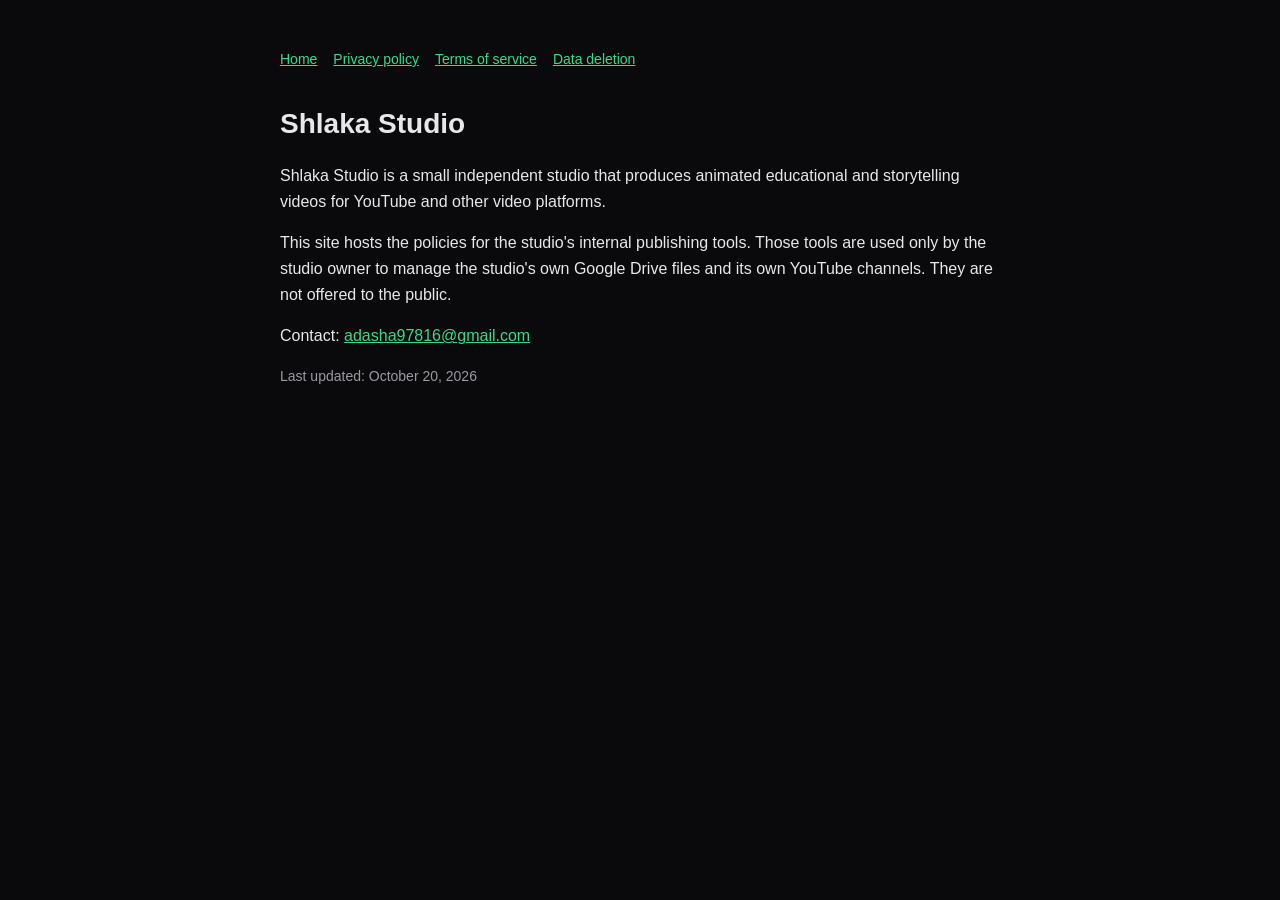
<file: index.html>
<!doctype html>
<html lang="en"><head><meta charset="utf-8"><meta name="viewport" content="width=device-width,initial-scale=1">
<title>Shlaka Studio</title><link rel="stylesheet" href="style.css"></head>
<body><main>
<nav><a href="index.html">Home</a><a href="privacy.html">Privacy policy</a><a href="terms.html">Terms of service</a><a href="deletion.html">Data deletion</a></nav>
<h1>Shlaka Studio</h1>
<p>Shlaka Studio is a small independent studio that produces animated educational and storytelling videos for YouTube and
other video platforms.</p>
<p>This site hosts the policies for the studio's internal publishing tools. Those tools are used only by the studio owner to
manage the studio's own Google Drive files and its own YouTube channels. They are not offered to the public.</p>
<p>Contact: <a href="mailto:adasha97816@gmail.com">adasha97816@gmail.com</a></p>
<p class="muted">Last updated: October 20, 2026</p>
</main></body></html>
</file>
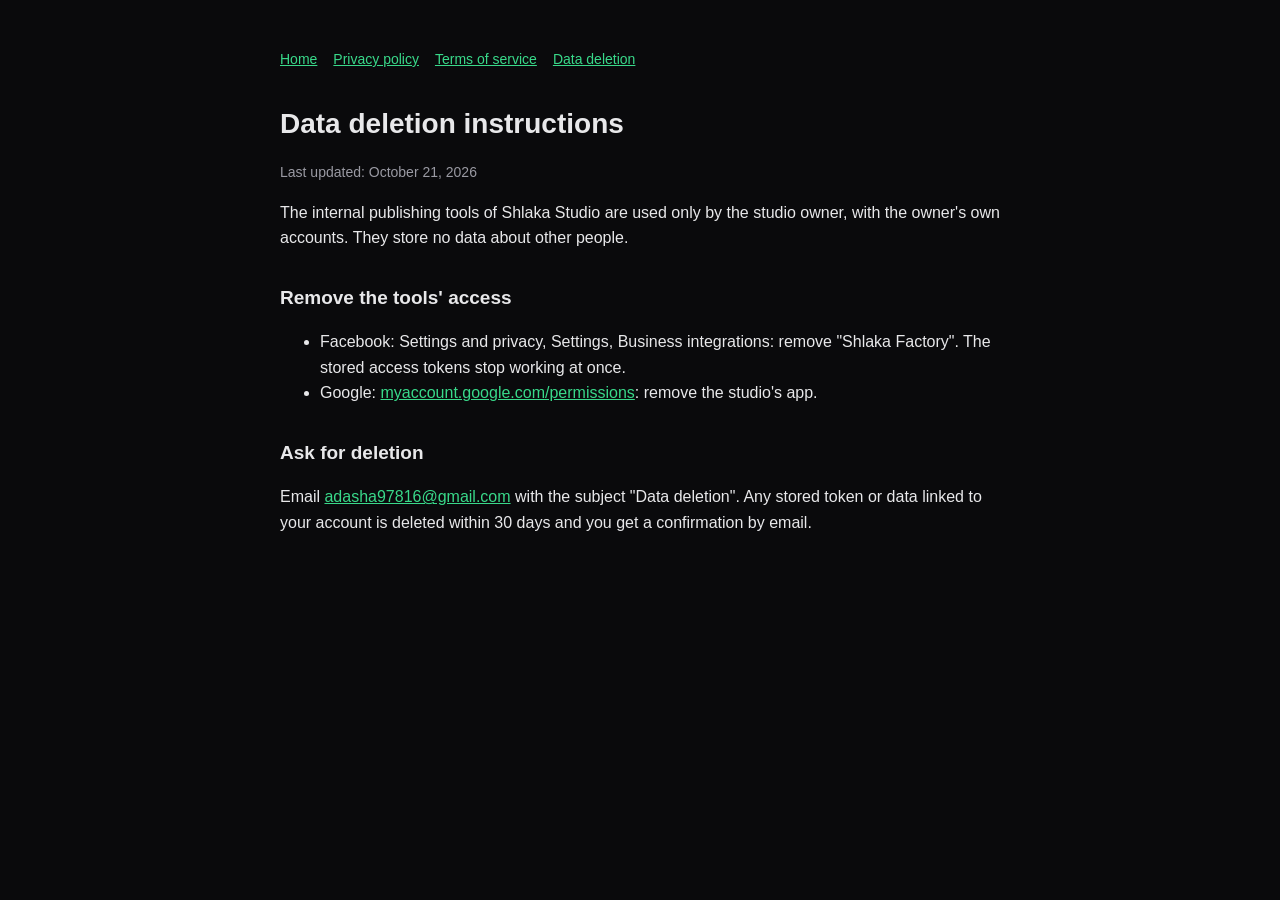
<file: deletion.html>
<!doctype html>
<html lang="en"><head><meta charset="utf-8"><meta name="viewport" content="width=device-width,initial-scale=1">
<title>Data Deletion - Shlaka Studio</title><link rel="stylesheet" href="style.css"></head>
<body><main>
<nav><a href="index.html">Home</a><a href="privacy.html">Privacy policy</a><a href="terms.html">Terms of service</a><a href="deletion.html">Data deletion</a></nav>
<h1>Data deletion instructions</h1>
<p class="muted">Last updated: October 21, 2026</p>
<p>The internal publishing tools of Shlaka Studio are used only by the studio owner, with the owner's own accounts. They
store no data about other people.</p>
<h2>Remove the tools' access</h2>
<ul>
<li>Facebook: Settings and privacy, Settings, Business integrations: remove "Shlaka Factory". The stored access tokens stop working at once.</li>
<li>Google: <a href="https://myaccount.google.com/permissions">myaccount.google.com/permissions</a>: remove the studio's app.</li>
</ul>
<h2>Ask for deletion</h2>
<p>Email <a href="mailto:adasha97816@gmail.com">adasha97816@gmail.com</a> with the subject "Data deletion". Any stored
token or data linked to your account is deleted within 30 days and you get a confirmation by email.</p>
</main></body></html>
</file>
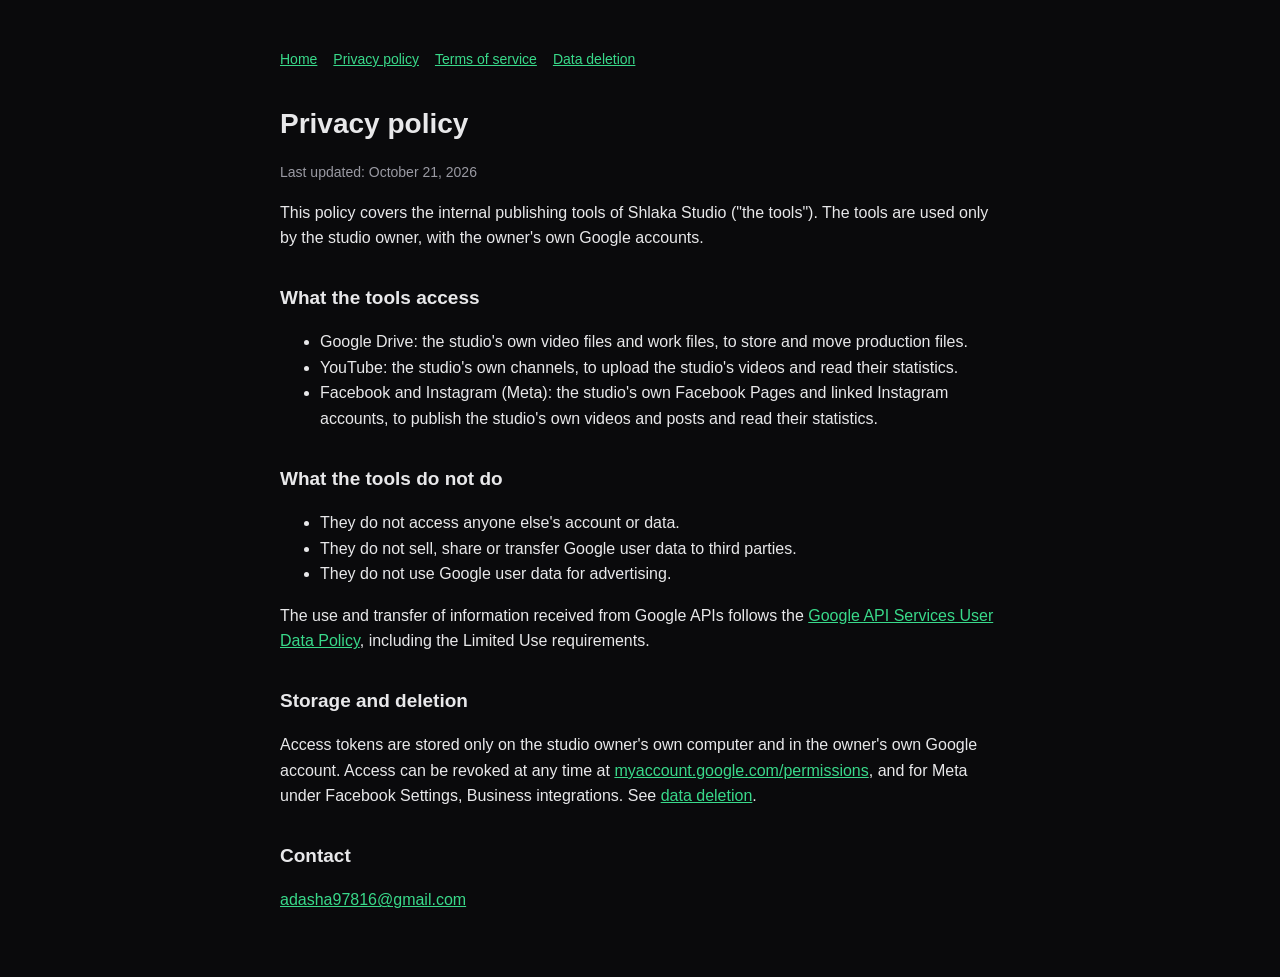
<file: privacy.html>
<!doctype html>
<html lang="en"><head><meta charset="utf-8"><meta name="viewport" content="width=device-width,initial-scale=1">
<title>Privacy Policy - Shlaka Studio</title><link rel="stylesheet" href="style.css"></head>
<body><main>
<nav><a href="index.html">Home</a><a href="privacy.html">Privacy policy</a><a href="terms.html">Terms of service</a><a href="deletion.html">Data deletion</a></nav>
<h1>Privacy policy</h1>
<p class="muted">Last updated: October 21, 2026</p>
<p>This policy covers the internal publishing tools of Shlaka Studio ("the tools"). The tools are used only by the studio
owner, with the owner's own Google accounts.</p>
<h2>What the tools access</h2>
<ul>
<li>Google Drive: the studio's own video files and work files, to store and move production files.</li>
<li>YouTube: the studio's own channels, to upload the studio's videos and read their statistics.</li>
<li>Facebook and Instagram (Meta): the studio's own Facebook Pages and linked Instagram accounts, to publish the studio's
own videos and posts and read their statistics.</li>
</ul>
<h2>What the tools do not do</h2>
<ul>
<li>They do not access anyone else's account or data.</li>
<li>They do not sell, share or transfer Google user data to third parties.</li>
<li>They do not use Google user data for advertising.</li>
</ul>
<p>The use and transfer of information received from Google APIs follows the
<a href="https://developers.google.com/terms/api-services-user-data-policy">Google API Services User Data Policy</a>,
including the Limited Use requirements.</p>
<h2>Storage and deletion</h2>
<p>Access tokens are stored only on the studio owner's own computer and in the owner's own Google account. Access can be
revoked at any time at <a href="https://myaccount.google.com/permissions">myaccount.google.com/permissions</a>, and for
Meta under Facebook Settings, Business integrations. See <a href="deletion.html">data deletion</a>.</p>
<h2>Contact</h2>
<p><a href="mailto:adasha97816@gmail.com">adasha97816@gmail.com</a></p>
</main></body></html>
</file>
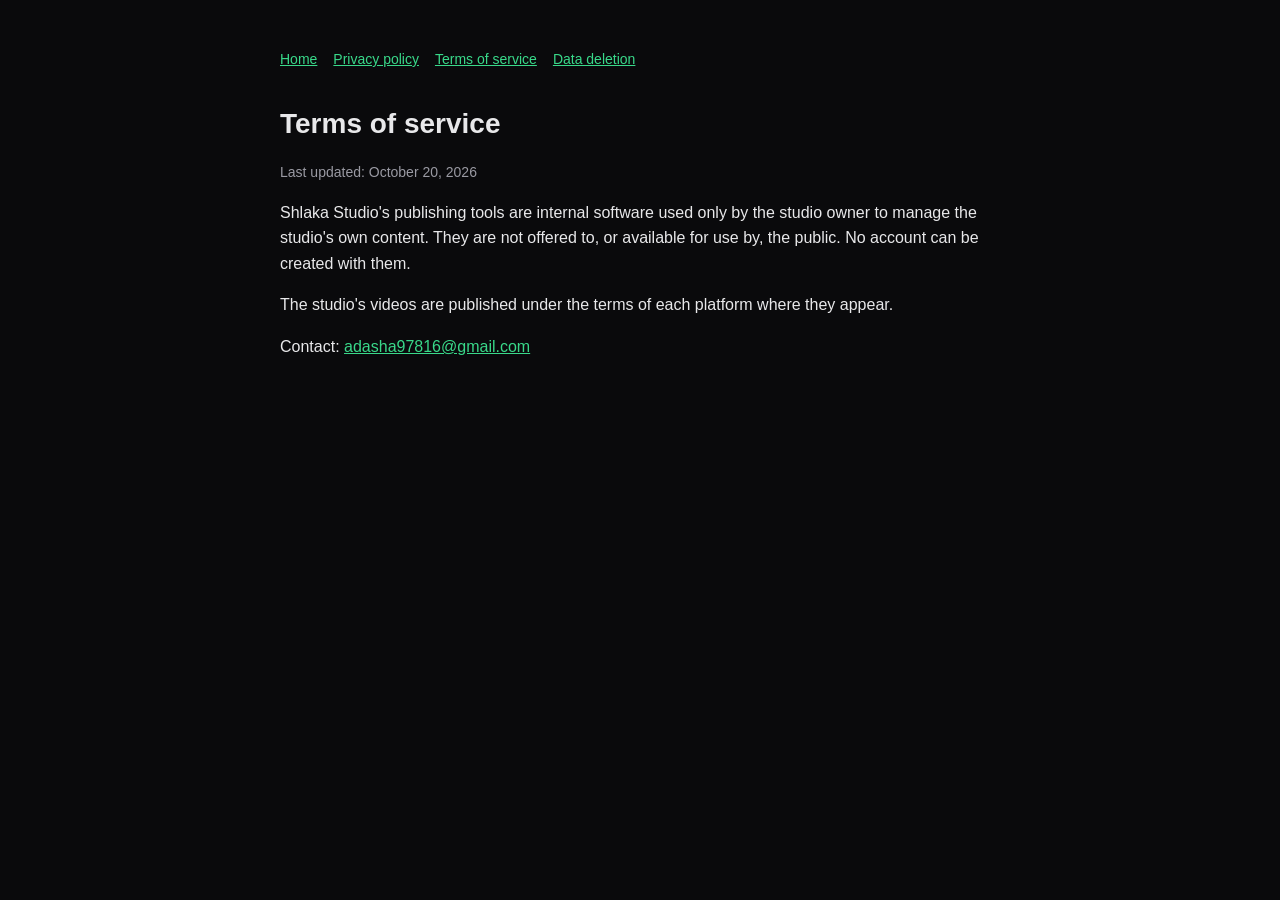
<file: terms.html>
<!doctype html>
<html lang="en"><head><meta charset="utf-8"><meta name="viewport" content="width=device-width,initial-scale=1">
<title>Terms of Service - Shlaka Studio</title><link rel="stylesheet" href="style.css"></head>
<body><main>
<nav><a href="index.html">Home</a><a href="privacy.html">Privacy policy</a><a href="terms.html">Terms of service</a><a href="deletion.html">Data deletion</a></nav>
<h1>Terms of service</h1>
<p class="muted">Last updated: October 20, 2026</p>
<p>Shlaka Studio's publishing tools are internal software used only by the studio owner to manage the studio's own
content. They are not offered to, or available for use by, the public. No account can be created with them.</p>
<p>The studio's videos are published under the terms of each platform where they appear.</p>
<p>Contact: <a href="mailto:adasha97816@gmail.com">adasha97816@gmail.com</a></p>
</main></body></html>
</file>
<file: style.css>
:root{--bg:#0a0a0c;--fg:#e8e8ea;--muted:#9a9aa3;--accent:#39d98a}
body{margin:0;background:var(--bg);color:var(--fg);font:16px/1.6 -apple-system,BlinkMacSystemFont,"Segoe UI",Roboto,sans-serif}
main{max-width:720px;margin:0 auto;padding:48px 16px}
h1{font-size:28px;margin:0 0 8px}h2{font-size:19px;margin-top:32px}
a{color:var(--accent)}p,li{color:var(--fg)}.muted{color:var(--muted);font-size:14px}
nav{display:flex;gap:16px;margin-bottom:32px;font-size:14px}
</file>
